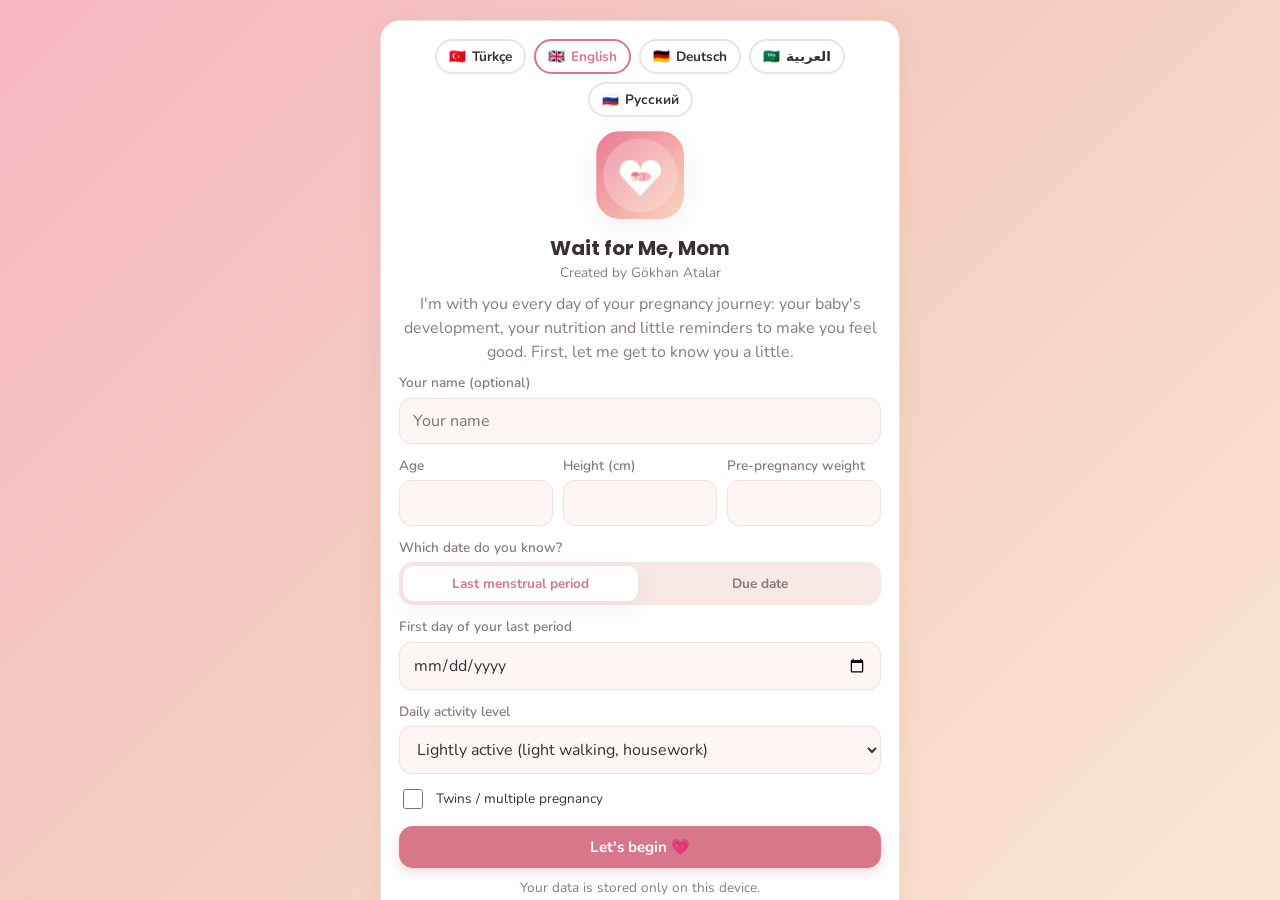
<file: index.html>
<!doctype html>
<html lang="tr">
<head>
  <meta charset="utf-8">
  <meta name="viewport" content="width=device-width, initial-scale=1, viewport-fit=cover">
  <title>Wait for Me, Mom – Gebelik ve Beslenme Takibi</title>
  <meta name="author" content="Gökhan Atalar">
  <meta name="description" content="Hafta hafta gebelik bilgileri, günlük beslenme ve kalori takibi, gebe diyet önerileri.">
  <meta name="theme-color" content="#f7b6c2">
  <link rel="manifest" href="manifest.webmanifest">
  <link rel="icon" type="image/png" href="icons/icon-192.png">
  <link rel="apple-touch-icon" href="icons/apple-touch-icon.png">
  <meta name="apple-mobile-web-app-capable" content="yes">
  <meta name="mobile-web-app-capable" content="yes">
  <meta name="apple-mobile-web-app-title" content="Wait for Me, Mom">
  <meta name="apple-mobile-web-app-status-bar-style" content="default">
  <link rel="preconnect" href="https://fonts.googleapis.com">
  <link rel="preconnect" href="https://fonts.gstatic.com" crossorigin>
  <link href="https://fonts.googleapis.com/css2?family=Nunito:wght@400;600;700;800&family=Poppins:wght@500;600&display=swap" rel="stylesheet">
  <link rel="stylesheet" href="css/style.css">
</head>
<body>
  <header class="topbar">
    <div class="topbar-inner">
      <div class="brand"><img class="brand-logo" src="icons/icon-192.png" alt="">Wait for Me, Mom</div>
      <div class="top-right"><div class="top-week" id="topWeek"></div><select class="lang-sel" id="langSel" aria-label="Language"></select></div>
    </div>
  </header>

  <main>
    <section class="page" id="p-bugun"></section>
    <section class="page" id="p-beslenme"></section>
    <section class="page" id="p-bebegim"></section>
    <section class="page" id="p-diyet"></section>
    <section class="page" id="p-ben"></section>
  </main>

  <nav class="nav">
    <div class="nav-inner">
      <button data-p="bugun" class="active"><span class="ico">🏠</span><span data-i18n="nav_today">Bugün</span></button>
      <button data-p="beslenme"><span class="ico">🍽️</span><span data-i18n="nav_food">Beslenme</span></button>
      <button data-p="bebegim"><span class="ico">👶</span><span data-i18n="nav_baby">Bebeğim</span></button>
      <button data-p="diyet"><span class="ico">🥗</span><span data-i18n="nav_diet">Diyetler</span></button>
      <button data-p="ben"><span class="ico">📈</span><span data-i18n="nav_me">Ben</span></button>
    </div>
  </nav>

  <div class="modal-bg" id="modal"><div class="modal" id="modalBody"></div></div>
  <div class="welcome hidden" id="welcome"><div class="card" id="welcomeBody"></div></div>
  <div class="toast" id="toast"></div>

  <script src="js/foods.js"></script>
  <script src="js/weeks.js"></script>
  <script src="js/content.js"></script>
  <script src="js/i18n.js"></script>
  <script src="js/lang/en.js"></script>
  <script src="js/lang/de.js"></script>
  <script src="js/lang/ar.js"></script>
  <script src="js/lang/ru.js"></script>
  <script src="js/app.js"></script>
  <script src="https://cdn.onesignal.com/sdks/web/v16/OneSignalSDK.page.js" defer></script>
  <script>
    if ("serviceWorker" in navigator) {
      window.addEventListener("load", () => navigator.serviceWorker.register("sw.js").catch(() => {}));
    }
  </script>
</body>
</html>
</file>
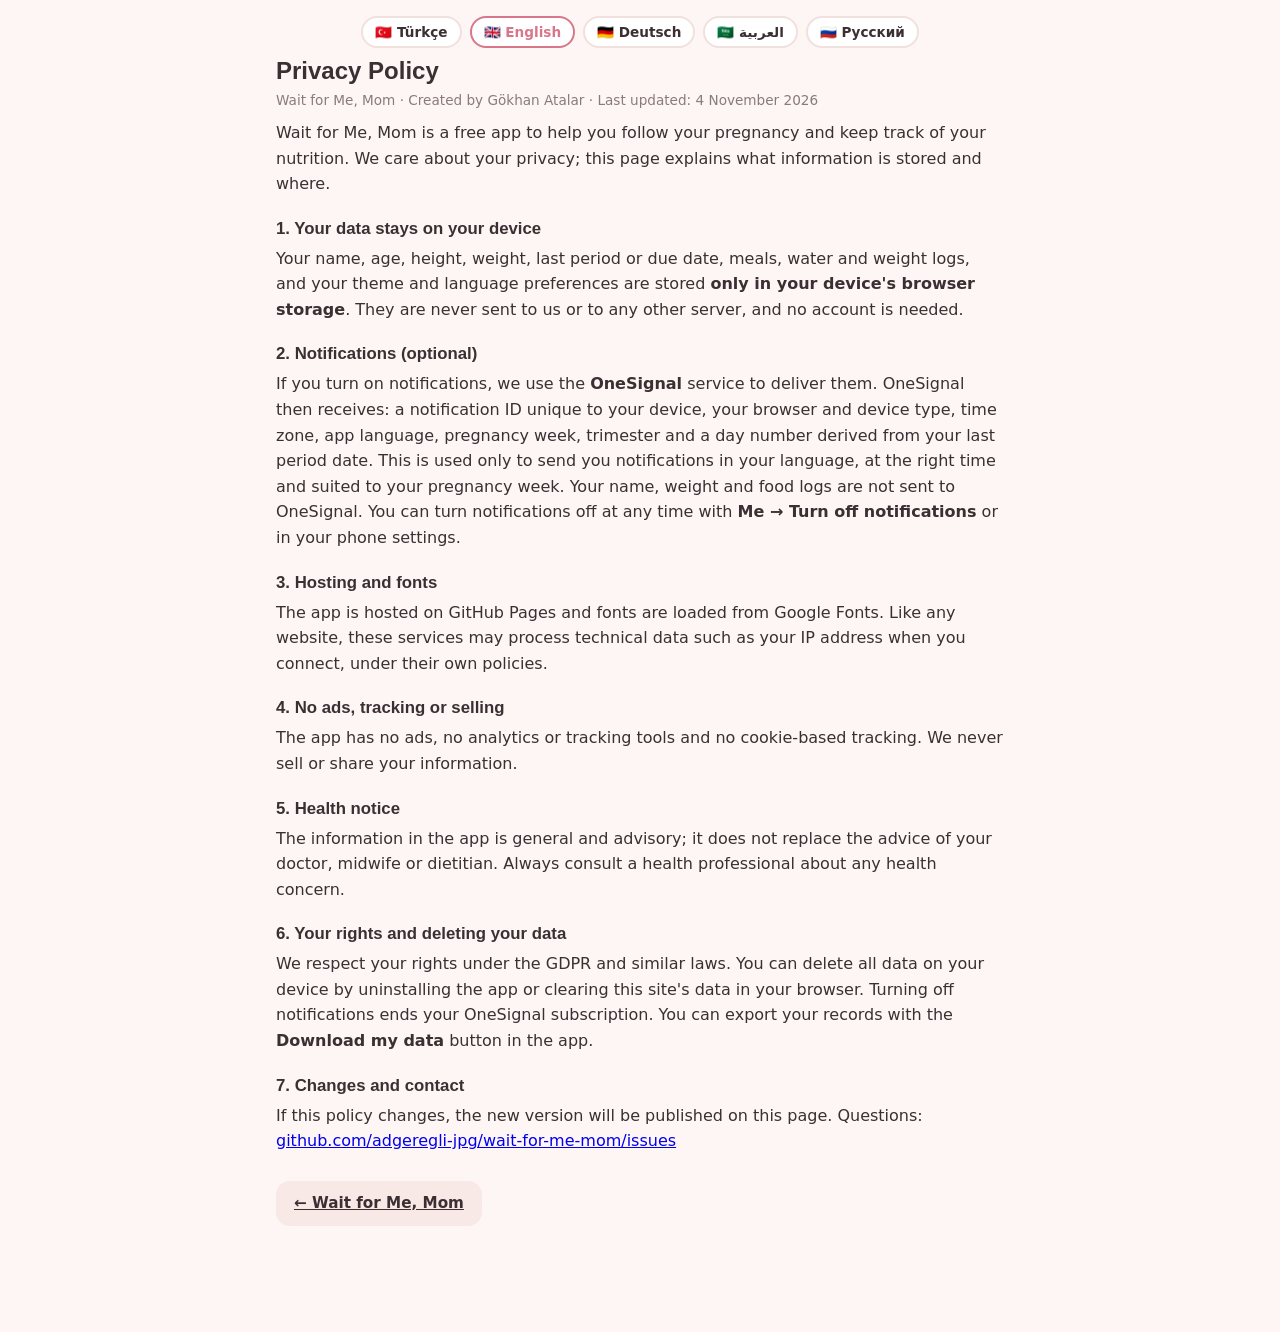
<file: privacy.html>
<!doctype html>
<html lang="tr">
<head>
  <meta charset="utf-8">
  <meta name="viewport" content="width=device-width, initial-scale=1">
  <title>Wait for Me, Mom – Gizlilik Politikası / Privacy Policy</title>
  <meta name="author" content="Gökhan Atalar">
  <link rel="icon" type="image/png" href="icons/icon-192.png">
  <link rel="stylesheet" href="css/style.css">
  <style>
    .policy { max-width: 760px; margin: 0 auto; padding: 16px; }
    .policy h1 { font-size: 1.5rem; margin: 8px 0 4px; }
    .policy h2 { font-size: 1.05rem; margin: 22px 0 6px; }
    .policy p, .policy li { line-height: 1.6; }
    .policy section[data-l] { display: none; }
    .policy section[data-l].on { display: block; }
    .policy .back { display: inline-block; margin-top: 18px; }
  </style>
</head>
<body>
<main class="policy">
  <div class="langs" id="langs"></div>

  <!-- ===================== TÜRKÇE ===================== -->
  <section data-l="tr" dir="ltr">
    <h1>Gizlilik Politikası</h1>
    <p class="muted small">Wait for Me, Mom · Yapımcı: Gökhan Atalar · Son güncelleme: 4 Kasım 2026</p>
    <p>Wait for Me, Mom, gebelik dönemini takip etmen ve beslenmeni izlemen için hazırlanmış ücretsiz bir uygulamadır. Gizliliğine önem veriyoruz; bu metin hangi bilgilerin nerede tutulduğunu açıklar.</p>
    <h2>1. Bilgilerin senin cihazında kalır</h2>
    <p>Adın, yaşın, boyun, kilon, son adet veya tahmini doğum tarihin, yediklerin, su ve kilo kayıtların ile tema ve dil tercihin <b>yalnızca kendi cihazındaki tarayıcı hafızasında</b> saklanır. Bu bilgiler bize ya da başka bir sunucuya gönderilmez; hesap açman gerekmez.</p>
    <h2>2. Bildirimler (isteğe bağlı)</h2>
    <p>Bildirimleri açarsan, bildirim gönderebilmek için <b>OneSignal</b> hizmetini kullanırız. Bu durumda OneSignal'e şunlar iletilir: cihazına özel bir bildirim kimliği, tarayıcı ve cihaz türü, saat dilimi, uygulama dilin, gebelik haftan, trimesterin ve son adet tarihinden hesaplanan bir gün numarası. Bu bilgiler yalnızca sana dilinde, doğru saatte ve gebelik haftana uygun bildirim göndermek için kullanılır. Adın, kilon ve beslenme kayıtların OneSignal'e gönderilmez. Bildirimleri istediğin an uygulamadaki <b>Ben → Bildirimleri kapat</b> düğmesiyle ya da telefon ayarlarından kapatabilirsin.</p>
    <h2>3. Barındırma ve yazı tipleri</h2>
    <p>Uygulama GitHub Pages üzerinde yayınlanır ve yazı tipleri Google Fonts'tan yüklenir. Bu hizmetler, her web sitesinde olduğu gibi, bağlantı sırasında IP adresin gibi teknik bilgileri kendi politikalarına göre işleyebilir.</p>
    <h2>4. Reklam, takip ve satış yok</h2>
    <p>Uygulamada reklam, analiz/izleme aracı veya çerez tabanlı takip yoktur. Bilgilerini kimseye satmayız ve paylaşmayız.</p>
    <h2>5. Sağlık uyarısı</h2>
    <p>Uygulamadaki bilgiler genel bilgilendirme amaçlıdır ve tavsiye niteliğindedir; doktor, ebe veya diyetisyen görüşünün yerine geçmez. Bir sağlık sorununda mutlaka bir sağlık profesyoneline danış.</p>
    <h2>6. Hakların ve verilerini silme</h2>
    <p>KVKK ve GDPR kapsamındaki haklarına saygı duyarız. Cihazındaki tüm verileri, uygulamayı kaldırarak veya tarayıcıda bu sitenin verilerini temizleyerek silebilirsin. Bildirimleri kapattığında OneSignal aboneliğin sonlandırılır. Uygulamadaki <b>Verilerimi indir</b> düğmesiyle kayıtlarını dışa aktarabilirsin.</p>
    <h2>7. Değişiklikler ve iletişim</h2>
    <p>Bu politika güncellenirse yeni hali bu sayfada yayınlanır. Soruların için: <a href="https://github.com/adgeregli-jpg/wait-for-me-mom/issues">github.com/adgeregli-jpg/wait-for-me-mom/issues</a></p>
  </section>

  <!-- ===================== ENGLISH ===================== -->
  <section data-l="en" dir="ltr">
    <h1>Privacy Policy</h1>
    <p class="muted small">Wait for Me, Mom · Created by Gökhan Atalar · Last updated: 4 November 2026</p>
    <p>Wait for Me, Mom is a free app to help you follow your pregnancy and keep track of your nutrition. We care about your privacy; this page explains what information is stored and where.</p>
    <h2>1. Your data stays on your device</h2>
    <p>Your name, age, height, weight, last period or due date, meals, water and weight logs, and your theme and language preferences are stored <b>only in your device's browser storage</b>. They are never sent to us or to any other server, and no account is needed.</p>
    <h2>2. Notifications (optional)</h2>
    <p>If you turn on notifications, we use the <b>OneSignal</b> service to deliver them. OneSignal then receives: a notification ID unique to your device, your browser and device type, time zone, app language, pregnancy week, trimester and a day number derived from your last period date. This is used only to send you notifications in your language, at the right time and suited to your pregnancy week. Your name, weight and food logs are not sent to OneSignal. You can turn notifications off at any time with <b>Me → Turn off notifications</b> or in your phone settings.</p>
    <h2>3. Hosting and fonts</h2>
    <p>The app is hosted on GitHub Pages and fonts are loaded from Google Fonts. Like any website, these services may process technical data such as your IP address when you connect, under their own policies.</p>
    <h2>4. No ads, tracking or selling</h2>
    <p>The app has no ads, no analytics or tracking tools and no cookie-based tracking. We never sell or share your information.</p>
    <h2>5. Health notice</h2>
    <p>The information in the app is general and advisory; it does not replace the advice of your doctor, midwife or dietitian. Always consult a health professional about any health concern.</p>
    <h2>6. Your rights and deleting your data</h2>
    <p>We respect your rights under the GDPR and similar laws. You can delete all data on your device by uninstalling the app or clearing this site's data in your browser. Turning off notifications ends your OneSignal subscription. You can export your records with the <b>Download my data</b> button in the app.</p>
    <h2>7. Changes and contact</h2>
    <p>If this policy changes, the new version will be published on this page. Questions: <a href="https://github.com/adgeregli-jpg/wait-for-me-mom/issues">github.com/adgeregli-jpg/wait-for-me-mom/issues</a></p>
  </section>

  <!-- ===================== DEUTSCH ===================== -->
  <section data-l="de" dir="ltr">
    <h1>Datenschutzerklärung</h1>
    <p class="muted small">Wait for Me, Mom · Entwickelt von Gökhan Atalar · Zuletzt aktualisiert: 4. November 2026</p>
    <p>Wait for Me, Mom ist eine kostenlose App, mit der du deine Schwangerschaft begleiten und deine Ernährung im Blick behalten kannst. Deine Privatsphäre ist uns wichtig; hier erklären wir, welche Daten wo gespeichert werden.</p>
    <h2>1. Deine Daten bleiben auf deinem Gerät</h2>
    <p>Name, Alter, Größe, Gewicht, letzte Periode bzw. Geburtstermin, Mahlzeiten, Wasser- und Gewichtseinträge sowie Design- und Spracheinstellungen werden <b>nur im Browserspeicher deines Geräts</b> gespeichert. Sie werden weder an uns noch an einen anderen Server gesendet; ein Konto ist nicht nötig.</p>
    <h2>2. Benachrichtigungen (optional)</h2>
    <p>Wenn du Benachrichtigungen einschaltest, nutzen wir dafür den Dienst <b>OneSignal</b>. OneSignal erhält dann: eine gerätebezogene Benachrichtigungs-ID, Browser- und Gerätetyp, Zeitzone, App-Sprache, Schwangerschaftswoche, Trimester und eine aus dem Datum der letzten Periode berechnete Tageszahl. Diese Daten dienen nur dazu, dir Benachrichtigungen in deiner Sprache, zur richtigen Zeit und passend zu deiner Woche zu senden. Name, Gewicht und Ernährungseinträge werden nicht an OneSignal übermittelt. Du kannst Benachrichtigungen jederzeit unter <b>Ich → Benachrichtigungen ausschalten</b> oder in den Handy-Einstellungen deaktivieren.</p>
    <h2>3. Hosting und Schriftarten</h2>
    <p>Die App wird über GitHub Pages bereitgestellt, Schriftarten werden von Google Fonts geladen. Wie bei jeder Website können diese Dienste beim Verbindungsaufbau technische Daten wie deine IP-Adresse gemäß ihren eigenen Richtlinien verarbeiten.</p>
    <h2>4. Keine Werbung, kein Tracking, kein Verkauf</h2>
    <p>Die App enthält keine Werbung, keine Analyse- oder Tracking-Tools und kein Cookie-Tracking. Wir verkaufen oder teilen deine Daten niemals.</p>
    <h2>5. Gesundheitshinweis</h2>
    <p>Die Informationen in der App sind allgemein und als Empfehlung gedacht; sie ersetzen nicht den Rat von Ärztin/Arzt, Hebamme oder Ernährungsberatung. Wende dich bei gesundheitlichen Fragen immer an Fachpersonal.</p>
    <h2>6. Deine Rechte und Löschen deiner Daten</h2>
    <p>Wir respektieren deine Rechte nach der DSGVO. Du kannst alle Daten auf deinem Gerät löschen, indem du die App deinstallierst oder die Websitedaten im Browser löschst. Mit dem Ausschalten der Benachrichtigungen endet dein OneSignal-Abonnement. Über <b>Meine Daten herunterladen</b> kannst du deine Einträge exportieren.</p>
    <h2>7. Änderungen und Kontakt</h2>
    <p>Bei Änderungen wird die neue Fassung auf dieser Seite veröffentlicht. Fragen: <a href="https://github.com/adgeregli-jpg/wait-for-me-mom/issues">github.com/adgeregli-jpg/wait-for-me-mom/issues</a></p>
  </section>

  <!-- ===================== العربية ===================== -->
  <section data-l="ar" dir="rtl">
    <h1>سياسة الخصوصية</h1>
    <p class="muted small">Wait for Me, Mom · تطوير: Gökhan Atalar · آخر تحديث: 4 نوفمبر 2026</p>
    <p>Wait for Me, Mom تطبيق مجاني يساعدكِ على متابعة حملكِ وتغذيتكِ. نحن نهتم بخصوصيتكِ؛ وتوضح هذه الصفحة المعلومات التي تُحفظ ومكان حفظها.</p>
    <h2>1. بياناتكِ تبقى على جهازكِ</h2>
    <p>اسمكِ وعمركِ وطولكِ ووزنكِ وتاريخ آخر دورة أو موعد الولادة المتوقع ووجباتكِ وسجلات الماء والوزن وتفضيلات المظهر واللغة تُحفظ <b>فقط في ذاكرة المتصفح على جهازكِ</b>. لا تُرسل إلينا ولا إلى أي خادم آخر، ولا حاجة لإنشاء حساب.</p>
    <h2>2. الإشعارات (اختيارية)</h2>
    <p>إذا فعّلتِ الإشعارات نستخدم خدمة <b>OneSignal</b> لإرسالها. وتتلقى OneSignal عندئذٍ: معرّف إشعارات خاصاً بجهازكِ، ونوع المتصفح والجهاز، والمنطقة الزمنية، ولغة التطبيق، وأسبوع الحمل، والثلث، ورقم يوم محسوباً من تاريخ آخر دورة. تُستخدم هذه المعلومات فقط لإرسال إشعارات بلغتكِ وفي الوقت المناسب وبما يناسب أسبوع حملكِ. لا يُرسل اسمكِ أو وزنكِ أو سجل طعامكِ إلى OneSignal. يمكنكِ إيقاف الإشعارات في أي وقت من <b>أنا ← إيقاف الإشعارات</b> أو من إعدادات الهاتف.</p>
    <h2>3. الاستضافة والخطوط</h2>
    <p>يُستضاف التطبيق على GitHub Pages وتُحمّل الخطوط من Google Fonts. وكأي موقع، قد تعالج هذه الخدمات بيانات تقنية مثل عنوان IP عند الاتصال وفق سياساتها الخاصة.</p>
    <h2>4. لا إعلانات ولا تتبّع ولا بيع</h2>
    <p>لا يحتوي التطبيق على إعلانات أو أدوات تحليل أو تتبّع أو تتبّع عبر ملفات تعريف الارتباط. لا نبيع معلوماتكِ ولا نشاركها أبداً.</p>
    <h2>5. تنبيه صحي</h2>
    <p>المعلومات في التطبيق عامة وذات طابع إرشادي، ولا تغني عن استشارة الطبيب أو القابلة أو أخصائي التغذية. استشيري دائماً مختصاً صحياً في أي مسألة صحية.</p>
    <h2>6. حقوقكِ وحذف بياناتكِ</h2>
    <p>نحترم حقوقكِ وفق اللائحة العامة لحماية البيانات والقوانين المماثلة. يمكنكِ حذف جميع البيانات من جهازكِ بإزالة التطبيق أو مسح بيانات هذا الموقع من المتصفح. إيقاف الإشعارات يُنهي اشتراككِ في OneSignal. ويمكنكِ تصدير سجلاتكِ عبر زر <b>تنزيل بياناتي</b> في التطبيق.</p>
    <h2>7. التغييرات والتواصل</h2>
    <p>إذا تغيّرت هذه السياسة تُنشر النسخة الجديدة في هذه الصفحة. للأسئلة: <a href="https://github.com/adgeregli-jpg/wait-for-me-mom/issues" dir="ltr">github.com/adgeregli-jpg/wait-for-me-mom/issues</a></p>
  </section>

  <!-- ===================== РУССКИЙ ===================== -->
  <section data-l="ru" dir="ltr">
    <h1>Политика конфиденциальности</h1>
    <p class="muted small">Wait for Me, Mom · Автор: Gökhan Atalar · Последнее обновление: 4 ноября 2026</p>
    <p>Wait for Me, Mom — бесплатное приложение для наблюдения за беременностью и питанием. Мы ценим твою конфиденциальность; здесь объясняется, какие данные хранятся и где.</p>
    <h2>1. Твои данные остаются на твоём устройстве</h2>
    <p>Имя, возраст, рост, вес, дата последних месячных или ПДР, приёмы пищи, записи о воде и весе, а также настройки темы и языка хранятся <b>только в памяти браузера на твоём устройстве</b>. Они не отправляются ни нам, ни на какой-либо другой сервер; аккаунт не нужен.</p>
    <h2>2. Уведомления (по желанию)</h2>
    <p>Если ты включишь уведомления, мы используем сервис <b>OneSignal</b> для их доставки. OneSignal получает: идентификатор уведомлений твоего устройства, тип браузера и устройства, часовой пояс, язык приложения, неделю беременности, триместр и номер дня, рассчитанный по дате последних месячных. Эти данные нужны только для того, чтобы присылать уведомления на твоём языке, в нужное время и с учётом недели беременности. Имя, вес и записи о питании в OneSignal не передаются. Отключить уведомления можно в любой момент: <b>Я → Выключить уведомления</b> или в настройках телефона.</p>
    <h2>3. Хостинг и шрифты</h2>
    <p>Приложение размещено на GitHub Pages, шрифты загружаются из Google Fonts. Как и любой сайт, эти сервисы могут обрабатывать технические данные, например IP-адрес, согласно своим правилам.</p>
    <h2>4. Без рекламы, отслеживания и продажи данных</h2>
    <p>В приложении нет рекламы, инструментов аналитики или отслеживания и нет отслеживания через cookie. Мы никогда не продаём и не передаём твои данные.</p>
    <h2>5. Медицинское предупреждение</h2>
    <p>Информация в приложении носит общий и рекомендательный характер и не заменяет консультацию врача, акушерки или диетолога. По любым вопросам здоровья обращайся к специалисту.</p>
    <h2>6. Твои права и удаление данных</h2>
    <p>Мы уважаем твои права согласно GDPR и аналогичным законам. Все данные на устройстве можно удалить, удалив приложение или очистив данные этого сайта в браузере. Отключение уведомлений прекращает подписку в OneSignal. Кнопка <b>Скачать мои данные</b> в приложении позволяет экспортировать записи.</p>
    <h2>7. Изменения и контакты</h2>
    <p>При изменении политики новая версия будет опубликована на этой странице. Вопросы: <a href="https://github.com/adgeregli-jpg/wait-for-me-mom/issues">github.com/adgeregli-jpg/wait-for-me-mom/issues</a></p>
  </section>

  <a class="btn light back" href="./index.html" id="geri">← Wait for Me, Mom</a>
</main>
<script>
  (function () {
    var DILLER = [["tr", "🇹🇷 Türkçe"], ["en", "🇬🇧 English"], ["de", "🇩🇪 Deutsch"], ["ar", "🇸🇦 العربية"], ["ru", "🇷🇺 Русский"]];
    var kodlar = DILLER.map(function (d) { return d[0]; });
    var istek = new URLSearchParams(location.search).get("lang") || (navigator.language || "tr").slice(0, 2);
    function sec(kod) {
      if (kodlar.indexOf(kod) < 0) kod = "tr";
      document.documentElement.lang = kod;
      document.querySelectorAll("section[data-l]").forEach(function (s) { s.classList.toggle("on", s.dataset.l === kod); });
      document.querySelectorAll(".lang-opt").forEach(function (b) { b.classList.toggle("active", b.dataset.l === kod); });
    }
    document.getElementById("langs").innerHTML = DILLER.map(function (d) {
      return '<button class="lang-opt" data-l="' + d[0] + '">' + d[1] + "</button>";
    }).join("");
    document.querySelectorAll(".lang-opt").forEach(function (b) { b.onclick = function () { sec(b.dataset.l); }; });
    try { var t = JSON.parse(localStorage.getItem("annecigim_v1") || "{}").tema; if (t) document.documentElement.setAttribute("data-theme", t); } catch (e) {}
    sec(istek);
  })();
</script>
</body>
</html>
</file>
<file: css/style.css>
/* ===== Anneciğim – stiller ===== */
:root {
  --bg: #fdf6f4;
  --bg2: #f8e9e6;
  --card: #ffffff;
  --text: #3b2f33;
  --muted: #8a7a7e;
  --line: #f0e1de;
  --primary: #d9778a;
  --primary-2: #f2a7b3;
  --primary-soft: #fbe3e7;
  --accent: #7fb7a4;
  --good: #4caf7d;
  --warn: #e9a23b;
  --bad: #e06b5f;
  --shadow: 0 6px 24px rgba(120, 60, 70, .08);
  --radius: 20px;
  --hero: linear-gradient(135deg, #f7b6c2 0%, #f5cfc1 50%, #fbe6d4 100%);
}
[data-theme="lavanta"] {
  --bg: #f7f5fc; --bg2: #ece7f8; --line: #e6e0f3; --text: #322d42; --muted: #7d7690;
  --primary: #8b74c9; --primary-2: #b9a8e6; --primary-soft: #ece6fa; --accent: #e7a1b8;
  --hero: linear-gradient(135deg, #c7b6ef 0%, #e2c9ef 50%, #f6dce8 100%);
  --shadow: 0 6px 24px rgba(70, 50, 120, .08);
}
[data-theme="nane"] {
  --bg: #f3faf7; --bg2: #e2f3ec; --line: #d9ece4; --text: #26393a; --muted: #6e8584;
  --primary: #3f9f8a; --primary-2: #86cbb8; --primary-soft: #dcf2ea; --accent: #f0a57c;
  --hero: linear-gradient(135deg, #9fd9c6 0%, #cdebd8 50%, #f3efd6 100%);
  --shadow: 0 6px 24px rgba(30, 90, 80, .08);
}
[data-theme="seftali"] {
  --bg: #fff8f2; --bg2: #fdebdc; --line: #f6e1d0; --text: #3d3029; --muted: #8f7a6d;
  --primary: #e58a52; --primary-2: #f6b88f; --primary-soft: #fde6d6; --accent: #6fa8c9;
  --hero: linear-gradient(135deg, #fbc29a 0%, #fcd8b5 50%, #fff0d3 100%);
  --shadow: 0 6px 24px rgba(130, 70, 30, .08);
}
[data-theme="gece"] {
  --bg: #1d1a24; --bg2: #26222f; --card: #2c2836; --line: #3a3546; --text: #f1ebf3; --muted: #a79db0;
  --primary: #e98fa4; --primary-2: #b0688a; --primary-soft: #3d2f3d; --accent: #8fd0bd;
  --hero: linear-gradient(135deg, #4a3352 0%, #3b2f4a 50%, #2f3346 100%);
  --shadow: 0 6px 24px rgba(0, 0, 0, .35);
}

* { box-sizing: border-box; }
html, body { margin: 0; padding: 0; }
body {
  font-family: "Nunito", "Segoe UI", system-ui, sans-serif;
  background: var(--bg);
  color: var(--text);
  line-height: 1.5;
  -webkit-font-smoothing: antialiased;
  padding-bottom: 90px;
  transition: background .3s, color .3s;
}
h1, h2, h3, h4 { font-family: "Poppins", "Nunito", sans-serif; margin: 0 0 .4em; line-height: 1.25; }
h2 { font-size: 1.25rem; }
h3 { font-size: 1.05rem; }
p { margin: 0 0 .6em; }
button { font-family: inherit; cursor: pointer; }
input, select, textarea { font-family: inherit; font-size: 1rem; }
.muted { color: var(--muted); }
.small { font-size: .85rem; }
.center { text-align: center; }
.hidden { display: none !important; }

/* ---- Yerleşim ---- */
.topbar {
  position: sticky; top: 0; z-index: 20;
  background: color-mix(in srgb, var(--bg) 88%, transparent);
  backdrop-filter: blur(10px);
  border-bottom: 1px solid var(--line);
}
.topbar-inner {
  max-width: 980px; margin: 0 auto; padding: 12px 16px;
  display: flex; align-items: center; justify-content: space-between; gap: 12px;
}
.brand { display: flex; align-items: center; gap: 10px; font-family: "Poppins", sans-serif; font-weight: 600; font-size: 1.15rem; }
.brand-logo {
  width: 36px; height: 36px; border-radius: 50%;
  background: var(--hero); display: grid; place-items: center; font-size: 1.2rem;
  box-shadow: var(--shadow);
}
.top-week { font-size: .9rem; color: var(--muted); }
.top-right { display: flex; align-items: center; gap: 10px; }
.lang-sel {
  border: 1px solid var(--line); background: var(--card); color: var(--text); border-radius: 10px;
  padding: 5px 6px; font: inherit; font-size: .85rem; font-weight: 700;
}
.langs { display: flex; flex-wrap: wrap; gap: 8px; justify-content: center; }
.lang-opt {
  border: 2px solid var(--line); background: var(--card); color: var(--text); border-radius: 999px;
  padding: 6px 12px; font-weight: 700; font-size: .85rem; display: inline-flex; gap: 6px; align-items: center;
}
.lang-opt.active { border-color: var(--primary); color: var(--primary); }
@media (max-width: 420px) { .top-week { display: none; } }

/* ---- Sağdan sola (Arapça) ---- */
[dir="rtl"] .quote { padding: 20px 56px 20px 20px; }
[dir="rtl"] .quote::before { left: auto; right: 18px; }
[dir="rtl"] .bar { direction: ltr; }
[dir="rtl"] body { font-family: "Nunito", "Segoe UI", Tahoma, "Noto Sans Arabic", sans-serif; }
main { max-width: 980px; margin: 0 auto; padding: 16px; }
.page { display: none; animation: fade .35s ease; }
.page.active { display: block; }
@keyframes fade { from { opacity: 0; transform: translateY(6px); } to { opacity: 1; transform: none; } }

.grid { display: grid; gap: 16px; }
.grid-2 { grid-template-columns: 1fr 1fr; }
.grid-3 { grid-template-columns: repeat(3, 1fr); }
@media (max-width: 760px) {
  .grid-2, .grid-3 { grid-template-columns: 1fr; }
}

.card {
  background: var(--card);
  border-radius: var(--radius);
  padding: 18px;
  box-shadow: var(--shadow);
  border: 1px solid var(--line);
}
.card + .card { margin-top: 16px; }
.grid > .card + .card { margin-top: 0; }
.section-title { display: flex; align-items: center; justify-content: space-between; margin: 22px 4px 10px; }
.section-title h2 { margin: 0; }

/* ---- Alt navigasyon ---- */
.nav {
  position: fixed; bottom: 0; left: 0; right: 0; z-index: 30;
  background: var(--card);
  border-top: 1px solid var(--line);
  box-shadow: 0 -4px 20px rgba(0,0,0,.05);
}
.nav-inner { max-width: 980px; margin: 0 auto; display: flex; justify-content: space-around; padding: 6px 4px calc(6px + env(safe-area-inset-bottom)); }
.nav button {
  flex: 1; background: none; border: 0; color: var(--muted);
  display: flex; flex-direction: column; align-items: center; gap: 2px;
  font-size: .72rem; padding: 6px 2px; border-radius: 14px; transition: .2s;
}
.nav button .ico { font-size: 1.35rem; line-height: 1; filter: grayscale(.5); transition: .2s; }
.nav button.active { color: var(--primary); background: var(--primary-soft); font-weight: 700; }
.nav button.active .ico { filter: none; transform: translateY(-1px); }

/* ---- Butonlar / formlar ---- */
.btn {
  border: 0; border-radius: 14px; padding: 11px 18px; font-weight: 700; font-size: .95rem;
  background: var(--primary); color: #fff; transition: .2s; box-shadow: 0 4px 12px color-mix(in srgb, var(--primary) 30%, transparent);
}
.btn:hover { filter: brightness(1.05); transform: translateY(-1px); }
.btn.ghost { background: var(--primary-soft); color: var(--primary); box-shadow: none; }
.btn.light { background: var(--bg2); color: var(--text); box-shadow: none; }
.btn.small { padding: 7px 12px; font-size: .85rem; border-radius: 11px; }
.btn.block { width: 100%; }
.icon-btn {
  width: 38px; height: 38px; border-radius: 12px; border: 1px solid var(--line);
  background: var(--card); color: var(--text); font-size: 1.1rem; display: grid; place-items: center;
}
label.field { display: block; margin-bottom: 12px; }
label.field > span { display: block; font-size: .85rem; color: var(--muted); margin-bottom: 4px; font-weight: 600; }
.input, select.input {
  width: 100%; padding: 11px 13px; border-radius: 12px; border: 1px solid var(--line);
  background: var(--bg); color: var(--text); outline: none; transition: .2s;
}
.input:focus { border-color: var(--primary-2); box-shadow: 0 0 0 3px var(--primary-soft); }
.row { display: flex; gap: 10px; align-items: center; flex-wrap: wrap; }
.row > * { flex: 1; }
.row > .tag, .row > .status-pill, .row > h3 { flex: 0 0 auto; }
.seg { display: flex; background: var(--bg2); border-radius: 14px; padding: 4px; gap: 4px; flex-wrap: wrap; }
.seg button { flex: 1; border: 0; background: none; padding: 8px 10px; border-radius: 11px; color: var(--muted); font-weight: 700; font-size: .85rem; white-space: nowrap; }
.seg button.active { background: var(--card); color: var(--primary); box-shadow: var(--shadow); }

/* ---- Ana ekran kahraman kartı ---- */
.hero {
  background: var(--hero); border-radius: 26px; padding: 22px; color: #3a2a2e;
  display: grid; grid-template-columns: auto 1fr; gap: 20px; align-items: center;
  box-shadow: var(--shadow); position: relative; overflow: hidden;
}
[data-theme="gece"] .hero { color: var(--text); }
.hero::after {
  content: ""; position: absolute; right: -60px; top: -60px; width: 220px; height: 220px;
  border-radius: 50%; background: rgba(255,255,255,.22);
}
.hero h1 { font-size: 1.45rem; margin-bottom: 4px; }
.hero .sub { opacity: .85; }
.ring-wrap { position: relative; width: 132px; height: 132px; }
.ring-wrap svg { transform: rotate(-90deg); }
.ring-center { position: absolute; inset: 0; display: grid; place-items: center; text-align: center; }
.ring-center b { font-size: 1.9rem; font-family: "Poppins", sans-serif; display: block; line-height: 1; }
.ring-center span { font-size: .75rem; opacity: .8; }
.hero-chips { display: flex; gap: 8px; flex-wrap: wrap; margin-top: 10px; position: relative; z-index: 1; }
.chip {
  background: rgba(255,255,255,.55); padding: 5px 11px; border-radius: 999px; font-size: .8rem; font-weight: 700;
}
[data-theme="gece"] .chip { background: rgba(255,255,255,.1); }
@media (max-width: 520px) {
  .hero { grid-template-columns: 1fr; text-align: center; }
  .hero .ring-wrap { margin: 0 auto; }
  .hero-chips { justify-content: center; }
}

/* ---- Bebek boyut kartı ---- */
.baby-card { display: grid; grid-template-columns: 96px 1fr; gap: 16px; align-items: center; }
.fruit {
  width: 96px; height: 96px; border-radius: 26px; display: grid; place-items: center; font-size: 3.2rem;
  background: radial-gradient(circle at 30% 30%, #fff 0%, var(--primary-soft) 70%);
  box-shadow: inset 0 -6px 14px rgba(0,0,0,.05);
}
.stat-row { display: flex; gap: 16px; flex-wrap: wrap; margin-top: 6px; }
.stat-row div { font-size: .85rem; color: var(--muted); }
.stat-row b { color: var(--text); font-size: 1rem; display: block; }

/* ---- Motivasyon ---- */
.quote {
  background: linear-gradient(135deg, var(--primary-soft), var(--bg2));
  border: 0; position: relative; padding: 20px 20px 20px 56px;
}
.quote::before { content: "❝"; position: absolute; left: 18px; top: 10px; font-size: 2.4rem; color: var(--primary); opacity: .6; }
.quote p { font-size: 1.05rem; font-weight: 600; margin: 0; }

/* ---- Kalori göstergesi ---- */
.kcal-top { display: flex; justify-content: space-between; align-items: flex-end; gap: 10px; flex-wrap: wrap; }
.kcal-big { font-family: "Poppins", sans-serif; font-size: 2rem; font-weight: 600; line-height: 1; }
.bar { height: 14px; background: var(--bg2); border-radius: 999px; overflow: hidden; position: relative; margin: 12px 0 6px; }
.bar > i { position: absolute; left: 0; top: 0; bottom: 0; border-radius: 999px; transition: width .6s ease; }
.bar .zone { position: absolute; top: 0; bottom: 0; background: color-mix(in srgb, var(--good) 18%, transparent); border-left: 2px dashed var(--good); border-right: 2px dashed var(--good); }
.status-pill { display: inline-flex; align-items: center; gap: 6px; padding: 6px 12px; border-radius: 999px; font-weight: 700; font-size: .85rem; }
.st-good { background: color-mix(in srgb, var(--good) 15%, transparent); color: var(--good); }
.st-low { background: color-mix(in srgb, var(--warn) 18%, transparent); color: #b87412; }
.st-high { background: color-mix(in srgb, var(--bad) 15%, transparent); color: var(--bad); }
.st-none { background: var(--bg2); color: var(--muted); }
[data-theme="gece"] .st-low { color: var(--warn); }

/* ---- Besin rozetleri ---- */
.nutrients { display: grid; grid-template-columns: repeat(auto-fill, minmax(140px, 1fr)); gap: 10px; }
.nut {
  border-radius: 16px; padding: 12px; background: var(--bg); border: 1px solid var(--line);
  display: flex; flex-direction: column; gap: 6px; cursor: pointer; transition: .2s;
}
.nut:hover { transform: translateY(-2px); }
.nut-head { display: flex; align-items: center; gap: 8px; font-weight: 700; font-size: .9rem; }
.nut-head .e { font-size: 1.3rem; }
.nut .mini { height: 7px; background: var(--bg2); border-radius: 999px; overflow: hidden; }
.nut .mini i { display: block; height: 100%; border-radius: 999px; background: var(--primary); transition: width .5s; }
.nut.done { background: color-mix(in srgb, var(--good) 10%, var(--card)); border-color: color-mix(in srgb, var(--good) 35%, transparent); }
.nut.done .mini i { background: var(--good); }
.nut small { color: var(--muted); font-size: .75rem; }

/* ---- Su ---- */
.water { display: flex; gap: 6px; flex-wrap: wrap; margin-top: 8px; }
.glass {
  width: 34px; height: 42px; border-radius: 6px 6px 10px 10px; border: 2px solid var(--accent);
  background: transparent; position: relative; overflow: hidden; padding: 0;
}
.glass.full::after { content: ""; position: absolute; left: 0; right: 0; bottom: 0; height: 80%; background: color-mix(in srgb, var(--accent) 70%, #9fd3ff); }

/* ---- Günlük / yemek listesi ---- */
.day-nav { display: flex; align-items: center; justify-content: space-between; gap: 10px; margin-bottom: 14px; }
.day-nav .d { font-weight: 700; font-family: "Poppins", sans-serif; text-align: center; }
.meal-block { margin-top: 14px; }
.meal-head { display: flex; justify-content: space-between; align-items: center; margin-bottom: 6px; }
.meal-head h3 { margin: 0; display: flex; align-items: center; gap: 8px; }
.food-item {
  display: flex; align-items: center; gap: 12px; padding: 10px 12px; border-radius: 14px;
  background: var(--bg); border: 1px solid var(--line); margin-bottom: 6px;
}
.food-item .em { font-size: 1.5rem; width: 34px; text-align: center; }
.food-item .info { flex: 1; min-width: 0; }
.food-item .name { font-weight: 700; font-size: .95rem; }
.food-item .meta { font-size: .78rem; color: var(--muted); }
.food-item .kc { font-weight: 800; color: var(--primary); white-space: nowrap; }
.food-item .del { background: none; border: 0; color: var(--muted); font-size: 1.1rem; padding: 4px; }
.empty { padding: 12px; border-radius: 14px; border: 1px dashed var(--line); color: var(--muted); font-size: .88rem; text-align: center; }
.tag { display: inline-block; padding: 2px 8px; border-radius: 999px; font-size: .7rem; font-weight: 700; background: var(--primary-soft); color: var(--primary); margin: 2px 3px 0 0; }
.tag.warn { background: color-mix(in srgb, var(--warn) 18%, transparent); color: #a5670e; }
.tag.bad { background: color-mix(in srgb, var(--bad) 15%, transparent); color: var(--bad); }
[data-theme="gece"] .tag.warn { color: var(--warn); }

/* ---- Modal ---- */
.modal-bg {
  position: fixed; inset: 0; background: rgba(30, 20, 25, .45); z-index: 50;
  display: none; align-items: flex-end; justify-content: center; backdrop-filter: blur(3px);
}
.modal-bg.open { display: flex; animation: fade .25s; }
.modal {
  background: var(--card); width: 100%; max-width: 620px; max-height: 92vh; overflow: auto;
  border-radius: 26px 26px 0 0; padding: 20px; box-shadow: 0 -10px 40px rgba(0,0,0,.2);
}
@media (min-width: 700px) { .modal-bg { align-items: center; } .modal { border-radius: 26px; } }
.modal-head { display: flex; justify-content: space-between; align-items: center; margin-bottom: 12px; gap: 10px; }
.modal-head h2 { margin: 0; }
.search-results { max-height: 46vh; overflow: auto; margin-top: 10px; }
.result {
  display: flex; align-items: center; gap: 10px; padding: 10px; border-radius: 14px; cursor: pointer; border: 1px solid transparent;
}
.result:hover { background: var(--bg); border-color: var(--line); }
.result .em { font-size: 1.6rem; width: 36px; text-align: center; }
.result .info { flex: 1; }
.chips { display: flex; gap: 6px; overflow-x: auto; padding-bottom: 4px; margin-top: 10px; scrollbar-width: thin; }
.chips button { border: 1px solid var(--line); background: var(--bg); color: var(--text); padding: 6px 12px; border-radius: 999px; font-size: .82rem; white-space: nowrap; font-weight: 600; }
.chips button.active { background: var(--primary); border-color: var(--primary); color: #fff; }
.benefit { background: var(--bg); border-radius: 16px; padding: 14px; margin: 12px 0; border-left: 4px solid var(--accent); }
.alert { border-radius: 16px; padding: 12px 14px; margin: 10px 0; font-size: .9rem; }
.alert.warn { background: color-mix(in srgb, var(--warn) 14%, var(--card)); border: 1px solid color-mix(in srgb, var(--warn) 40%, transparent); }
.alert.bad { background: color-mix(in srgb, var(--bad) 12%, var(--card)); border: 1px solid color-mix(in srgb, var(--bad) 40%, transparent); }
.alert.info { background: var(--primary-soft); border: 1px solid var(--line); }
.qty { display: flex; gap: 6px; flex-wrap: wrap; }
.qty button { flex: 1; min-width: 56px; border: 1px solid var(--line); background: var(--bg); border-radius: 12px; padding: 9px; font-weight: 700; color: var(--text); }
.qty button.active { background: var(--primary); color: #fff; border-color: var(--primary); }

/* ---- Haftalık bilgi ---- */
.week-scroller { display: flex; gap: 6px; overflow-x: auto; padding: 4px 2px 10px; scroll-behavior: smooth; }
.week-scroller button {
  min-width: 46px; height: 46px; border-radius: 14px; border: 1px solid var(--line); background: var(--card);
  font-weight: 800; color: var(--muted); flex-shrink: 0;
}
.week-scroller button.cur { border-color: var(--primary); color: var(--primary); }
.week-scroller button.active { background: var(--primary); color: #fff; border-color: var(--primary); }
.info-block { display: flex; gap: 12px; align-items: flex-start; padding: 12px 0; border-top: 1px solid var(--line); }
.info-block:first-of-type { border-top: 0; }
.info-block .e { font-size: 1.5rem; width: 38px; text-align: center; flex-shrink: 0; }
.info-block h4 { margin: 0 0 2px; font-size: .95rem; }
.info-block p { margin: 0; font-size: .93rem; }
.tri-tabs { margin-bottom: 14px; }
ul.clean { padding-left: 1.1em; margin: .3em 0 .8em; }
ul.clean li { margin-bottom: 4px; }

/* ---- Diyet menüleri ---- */
.menu-day { border-radius: 18px; }
.menu-meal { display: grid; grid-template-columns: 110px 1fr auto; gap: 10px; align-items: center; padding: 10px 0; border-top: 1px solid var(--line); }
.menu-meal:first-of-type { border-top: 0; }
.menu-meal .mt { font-weight: 800; color: var(--primary); font-size: .88rem; }
.menu-meal .mk { font-size: .8rem; color: var(--muted); white-space: nowrap; }
@media (max-width: 520px) { .menu-meal { grid-template-columns: 1fr auto; } .menu-meal .mt { grid-column: 1 / -1; } }

/* ---- Grafikler ---- */
.chart { width: 100%; height: auto; display: block; }
.chart text { fill: var(--muted); font-size: 11px; font-family: "Nunito", sans-serif; }
.legend { display: flex; gap: 14px; flex-wrap: wrap; font-size: .8rem; color: var(--muted); margin-top: 6px; }
.legend i { display: inline-block; width: 12px; height: 12px; border-radius: 4px; margin-right: 5px; vertical-align: -1px; }

/* ---- Tema seçici ---- */
.themes { display: grid; grid-template-columns: repeat(auto-fill, minmax(100px, 1fr)); gap: 10px; }
.theme-opt { border: 2px solid var(--line); border-radius: 16px; padding: 10px; background: var(--card); color: var(--text); font-weight: 700; font-size: .85rem; }
.theme-opt .sw { height: 40px; border-radius: 10px; margin-bottom: 6px; }
.theme-opt.active { border-color: var(--primary); }

/* ---- Toast ---- */
.toast {
  position: fixed; left: 50%; bottom: 96px; transform: translateX(-50%) translateY(20px); opacity: 0;
  background: var(--text); color: var(--bg); padding: 12px 18px; border-radius: 16px; font-weight: 700;
  z-index: 60; transition: .35s; max-width: 92vw; text-align: center; box-shadow: var(--shadow); pointer-events: none;
}
.toast.show { opacity: 1; transform: translateX(-50%) translateY(0); }

.credit { display: inline-block; margin-top: 8px; font-weight: 700; color: var(--primary); letter-spacing: .02em; }
img.brand-logo { object-fit: cover; }
.disclaimer { font-size: .78rem; color: var(--muted); text-align: center; margin: 26px auto 10px; max-width: 640px; }
.danger-card { border-left: 5px solid var(--bad); }

/* ---- Karşılama ---- */
.welcome {
  min-height: 100vh; display: grid; place-items: center; padding: 20px; background: var(--hero);
  position: fixed; inset: 0; z-index: 80; overflow: auto;
}
.welcome .card { max-width: 520px; width: 100%; }
.welcome .big-emoji { font-size: 3.5rem; text-align: center; }
</file>
